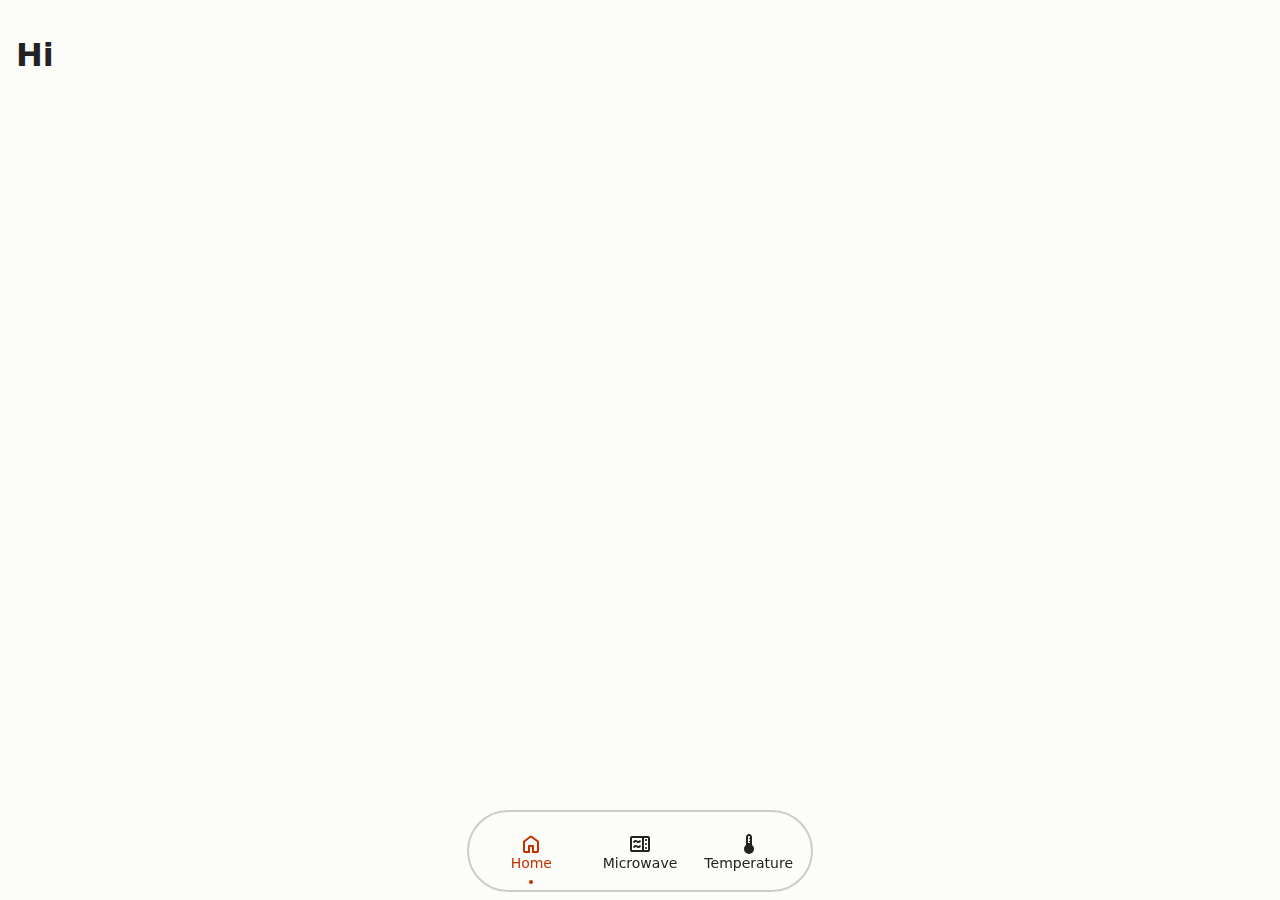
<file: cooking-calculator/index.html>
<!doctype html>
<html lang="en">
	<head>
		<meta charset="utf-8">
		<meta name="viewport" content="width=device-width, initial-scale=1, viewport-fit=cover">
		<meta name="description" content="A calculator for when you’re preparing food">
		<title>Cooking Calculator</title>
		<link rel="apple-touch-icon" sizes="512x512" href="/cooking-calculator/assets/512-CZaZJOHf.png">
		<link rel="icon" type="image/png" sizes="32x32" href="/cooking-calculator/assets/32-CkoOIUHg.png">
		<link rel="icon" type="image/png" sizes="192x192" href="/cooking-calculator/assets/192-CXO6lJkX.png">
		<link rel="manifest" href="/cooking-calculator/assets/site-DnIZaaQO.webmanifest">
		<meta name="theme-color" content="#ffffff">
		<script type="module" crossorigin src="/cooking-calculator/assets/index-BrtpcZ7P.js"></script>
		<link rel="modulepreload" crossorigin href="/cooking-calculator/assets/app-Bl0R_A-f.js">
		<link rel="stylesheet" crossorigin href="/cooking-calculator/assets/app-WIAD2Zwh.css">
	</head>
	<body>
		<main>
			<h1>Hi</h1>
		</main>
		<nav class="tabbar" aria-label="Primary">
			<a href="./index.html" aria-current="page">
				<svg xmlns="http://www.w3.org/2000/svg" height="24px" viewBox="0 -960 960 960" width="24px">
					<path d="M240-200h120v-200q0-17 11.5-28.5T400-440h160q17 0 28.5 11.5T600-400v200h120v-360L480-740 240-560v360Zm-80 0v-360q0-19 8.5-36t23.5-28l240-180q21-16 48-16t48 16l240 180q15 11 23.5 28t8.5 36v360q0 33-23.5 56.5T720-120H560q-17 0-28.5-11.5T520-160v-200h-80v200q0 17-11.5 28.5T400-120H240q-33 0-56.5-23.5T160-200Zm320-270Z"/>
					</svg>
				<span>Home</span>
			</a>
			<a href="./microwave.html">
				<svg xmlns="http://www.w3.org/2000/svg" height="24px" viewBox="0 -960 960 960" width="24px">
					<path d="M410-520q-20 0-37.5-7.5T338-546q-7-5-13.5-9.5T310-560q-11 0-19 5.5T276-541q-6 8-14 12.5t-18 4.5q-17 0-28.5-11.5T204-564q0-8 3-15.5t8-12.5q19-21 43-34.5t52-13.5q20 0 37.5 8t34.5 19q7 5 13.5 9t14.5 4q18 0 38-24 6-6 13-9t15-3q17 0 28.5 11.5T516-596q0 8-3 15.5t-8 12.5q-19 21-43 34.5T410-520Zm0 200q-20 0-37.5-7.5T338-346q-7-5-13.5-9.5T310-360q-11 0-19 5.5T276-341q-6 8-14 12.5t-18 4.5q-17 0-28.5-11.5T204-364q0-8 3-15.5t8-12.5q19-21 43-34.5t52-13.5q20 0 37.5 8t34.5 19q7 5 13.5 9t14.5 4q12 0 21-8t17-16q6-6 13-9t15-3q17 0 28.5 11.5T516-396q0 8-3 15.5t-8 12.5q-19 21-43 34.5T410-320ZM160-160q-33 0-56.5-23.5T80-240v-480q0-33 23.5-56.5T160-800h640q33 0 56.5 23.5T880-720v480q0 33-23.5 56.5T800-160H160Zm0-80h400v-480H160v480Zm480 0h160v-480H640v480Zm60-360h40q8 0 14-6t6-14v-40q0-8-6-14t-14-6h-40q-8 0-14 6t-6 14v40q0 8 6 14t14 6Zm20 160q17 0 28.5-11.5T760-480q0-17-11.5-28.5T720-520q-17 0-28.5 11.5T680-480q0 17 11.5 28.5T720-440Zm0 160q17 0 28.5-11.5T760-320q0-17-11.5-28.5T720-360q-17 0-28.5 11.5T680-320q0 17 11.5 28.5T720-280Zm-80 40v-480 480Z"/>
					</svg>
				<span>Microwave</span>
			</a>
			<a href="./temperature.html">
				<svg xmlns="http://www.w3.org/2000/svg" height="24px" viewBox="0 -960 960 960" width="24px">
					<path d="M480-80q-83 0-141.5-58.5T280-280q0-48 21-89.5t59-70.5v-320q0-50 35-85t85-35q50 0 85 35t35 85v320q38 29 59 70.5t21 89.5q0 83-58.5 141.5T480-80Zm-40-440h80v-40h-40v-40h40v-80h-40v-40h40v-40q0-17-11.5-28.5T480-800q-17 0-28.5 11.5T440-760v240Z"/>
				</svg>
				<span>Temperature</span>
			</a>
		</nav>
	</body>
</html>
</file>
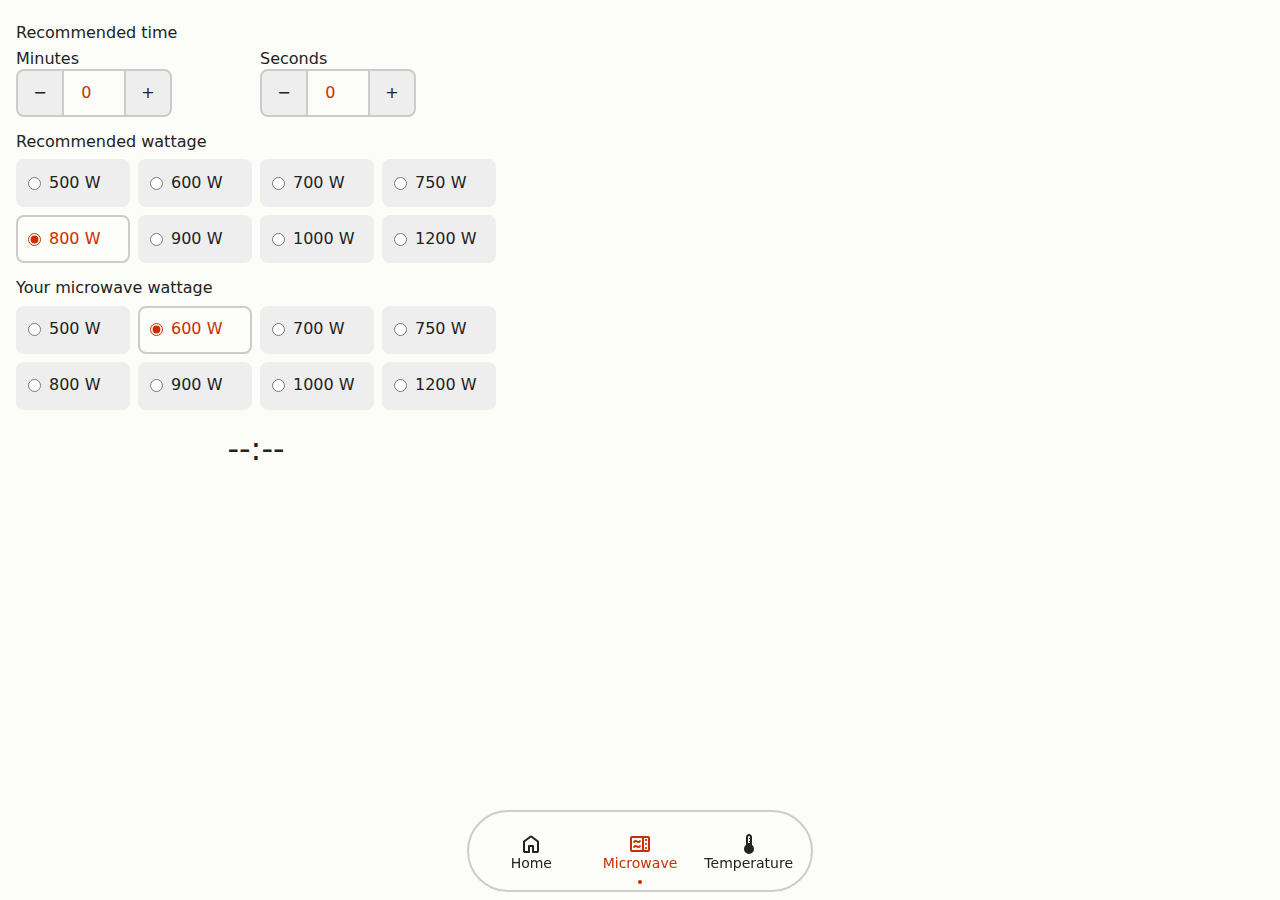
<file: cooking-calculator/microwave.html>
<!doctype html>
<html lang="en">
	<head>
		<meta charset="utf-8">
		<meta name="viewport" content="width=device-width, initial-scale=1, viewport-fit=cover">
		<meta name="description" content="A calculator for when you’re preparing food">
		<title>Cooking Calculator</title>
		<link rel="apple-touch-icon" sizes="512x512" href="/cooking-calculator/assets/512-CZaZJOHf.png">
		<link rel="icon" type="image/png" sizes="32x32" href="/cooking-calculator/assets/32-CkoOIUHg.png">
		<link rel="icon" type="image/png" sizes="192x192" href="/cooking-calculator/assets/192-CXO6lJkX.png">
		<link rel="manifest" href="/cooking-calculator/assets/site-DnIZaaQO.webmanifest">
		<meta name="theme-color" content="#ffffff">
		<script type="module" crossorigin src="/cooking-calculator/assets/microwave-BkOmD7Xu.js"></script>
		<link rel="modulepreload" crossorigin href="/cooking-calculator/assets/app-Bl0R_A-f.js">
		<link rel="modulepreload" crossorigin href="/cooking-calculator/assets/persist-form-DKayIese.js">
		<link rel="stylesheet" crossorigin href="/cooking-calculator/assets/app-WIAD2Zwh.css">
	</head>
	<body>
		<main>
			<form data-calc="microwave">
				<fieldset>
					<legend>Recommended time</legend>
					<div class="number">
						<div class="spinner">
							<label for="m">Minutes</label>
							<button
								type="button"
								class="value-control"
								aria-controls="m"
								aria-label="Decrease minutes"
								data-spinbutton-operation="decrement"
								tabindex="-1">&minus;</button>
							
							<input type="number" name="minutes" id="m" minutes="" min="0" max="59" step="1" list="suggestedMinutes" role="spinbutton" inputmode="numeric" autocomplete="off" spellcheck="false" maxlength="2" aria-valuemin="0" aria-valuemax="59" aria-valuenow="" required oninput="this.value = this.value.slice(0, 2)">
							
							<button
								type="button"
								class="value-control"
								aria-controls="m"
								aria-label="Increase minutes"
								data-spinbutton-operation="increment"
								tabindex="-1">&plus;</button>
						</div>
						
						<div class="spinner">
							<label for="s">Seconds</label>
							<button
								type="button"
								class="value-control"
								aria-controls="s"
								aria-label="Decrease seconds"
								data-spinbutton-operation="decrement"
								tabindex="-1">&minus;</button>
							
							<input type="number" name="seconds" id="s" value="" min="0" max="59" step="1" list="suggestedSeconds" role="spinbutton" inputmode="numeric" autocomplete="off" spellcheck="false" maxlength="2" aria-valuemin="0" aria-valuemax="59" aria-valuenow="" required oninput="this.value = this.value.slice(0, 2)">
							
							<button
								type="button"
								class="value-control"
								aria-controls="s"
								aria-label="Increase seconds"
								data-spinbutton-operation="increment"
								tabindex="-1">&plus;</button>
						</div>
					</div>

					<datalist id="suggestedMinutes">
						<option value="1"></option>
						<option value="3"></option>
						<option value="5"></option>
						<option value="7"></option>
					</datalist>

					<datalist id="suggestedSeconds">
						<option value="0"></option>
						<option value="15"></option>
						<option value="30"></option>
						<option value="45"></option>
					</datalist>
				</fieldset>
				<fieldset>
					<legend>Recommended wattage</legend>
					<div>
						<label><input type="radio" name="recommendedWattage" value="500">500 W</label>
						<label><input type="radio" name="recommendedWattage" value="600">600 W</label>
						<label><input type="radio" name="recommendedWattage" value="700">700 W</label>
						<label><input type="radio" name="recommendedWattage" value="750">750 W</label>
						<label><input type="radio" name="recommendedWattage" value="800" checked>800 W</label>
						<label><input type="radio" name="recommendedWattage" value="900">900 W</label>
						<label><input type="radio" name="recommendedWattage" value="900">1000 W</label>
						<label><input type="radio" name="recommendedWattage" value="900">1200 W</label>
					</div>
				</fieldset>
				<fieldset>
					<legend>Your microwave wattage</legend>
					<div>
						<label><input type="radio" name="microwaveWattage" value="500">500 W</label>
						<label><input type="radio" name="microwaveWattage" value="600" checked>600 W</label>
						<label><input type="radio" name="microwaveWattage" value="700">700 W</label>
						<label><input type="radio" name="microwaveWattage" value="750">750 W</label>
						<label><input type="radio" name="microwaveWattage" value="800">800 W</label>
						<label><input type="radio" name="microwaveWattage" value="900">900 W</label>
						<label><input type="radio" name="microwaveWattage" value="1000">1000 W</label>
						<label><input type="radio" name="microwaveWattage" value="1200">1200 W</label>
					</div>
				</fieldset>
				<output id="adjustedTime" name="adjustedTime" for="minutes seconds recommendedWattage microwaveWattage">
					<time aria-label="Time not set">--:--</time>
				</output>
			<!--   <input type="reset"> -->
			</form>
		</main>
		<nav class="tabbar" aria-label="Primary">
			<a href="./index.html">
				<svg xmlns="http://www.w3.org/2000/svg" height="24px" viewBox="0 -960 960 960" width="24px">
					<path d="M240-200h120v-200q0-17 11.5-28.5T400-440h160q17 0 28.5 11.5T600-400v200h120v-360L480-740 240-560v360Zm-80 0v-360q0-19 8.5-36t23.5-28l240-180q21-16 48-16t48 16l240 180q15 11 23.5 28t8.5 36v360q0 33-23.5 56.5T720-120H560q-17 0-28.5-11.5T520-160v-200h-80v200q0 17-11.5 28.5T400-120H240q-33 0-56.5-23.5T160-200Zm320-270Z"/>
					</svg>
				<span>Home</span>
			</a>
			<a href="./microwave.html" aria-current="page">
				<svg xmlns="http://www.w3.org/2000/svg" height="24px" viewBox="0 -960 960 960" width="24px">
					<path d="M410-520q-20 0-37.5-7.5T338-546q-7-5-13.5-9.5T310-560q-11 0-19 5.5T276-541q-6 8-14 12.5t-18 4.5q-17 0-28.5-11.5T204-564q0-8 3-15.5t8-12.5q19-21 43-34.5t52-13.5q20 0 37.5 8t34.5 19q7 5 13.5 9t14.5 4q18 0 38-24 6-6 13-9t15-3q17 0 28.5 11.5T516-596q0 8-3 15.5t-8 12.5q-19 21-43 34.5T410-520Zm0 200q-20 0-37.5-7.5T338-346q-7-5-13.5-9.5T310-360q-11 0-19 5.5T276-341q-6 8-14 12.5t-18 4.5q-17 0-28.5-11.5T204-364q0-8 3-15.5t8-12.5q19-21 43-34.5t52-13.5q20 0 37.5 8t34.5 19q7 5 13.5 9t14.5 4q12 0 21-8t17-16q6-6 13-9t15-3q17 0 28.5 11.5T516-396q0 8-3 15.5t-8 12.5q-19 21-43 34.5T410-320ZM160-160q-33 0-56.5-23.5T80-240v-480q0-33 23.5-56.5T160-800h640q33 0 56.5 23.5T880-720v480q0 33-23.5 56.5T800-160H160Zm0-80h400v-480H160v480Zm480 0h160v-480H640v480Zm60-360h40q8 0 14-6t6-14v-40q0-8-6-14t-14-6h-40q-8 0-14 6t-6 14v40q0 8 6 14t14 6Zm20 160q17 0 28.5-11.5T760-480q0-17-11.5-28.5T720-520q-17 0-28.5 11.5T680-480q0 17 11.5 28.5T720-440Zm0 160q17 0 28.5-11.5T760-320q0-17-11.5-28.5T720-360q-17 0-28.5 11.5T680-320q0 17 11.5 28.5T720-280Zm-80 40v-480 480Z"/>
					</svg>
				<span>Microwave</span>
			</a>
			<a href="./temperature.html">
				<svg xmlns="http://www.w3.org/2000/svg" height="24px" viewBox="0 -960 960 960" width="24px">
					<path d="M480-80q-83 0-141.5-58.5T280-280q0-48 21-89.5t59-70.5v-320q0-50 35-85t85-35q50 0 85 35t35 85v320q38 29 59 70.5t21 89.5q0 83-58.5 141.5T480-80Zm-40-440h80v-40h-40v-40h40v-80h-40v-40h40v-40q0-17-11.5-28.5T480-800q-17 0-28.5 11.5T440-760v240Z"/>
				</svg>
				<span>Temperature</span>
			</a>
		</nav>
	</body>
</html>
</file>
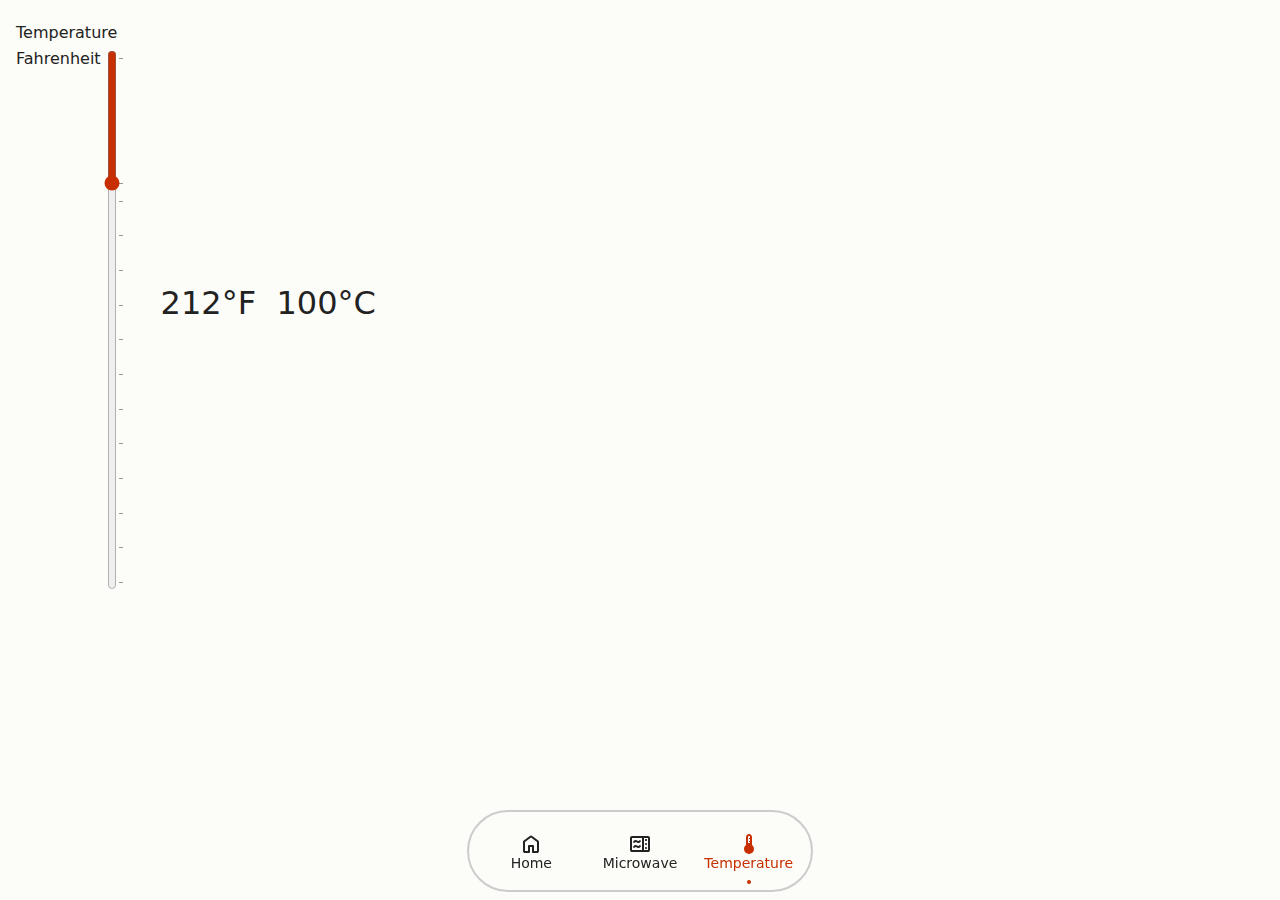
<file: cooking-calculator/temperature.html>
<!doctype html>
<html lang="en">
	<head>
		<meta charset="utf-8">
		<meta name="viewport" content="width=device-width, initial-scale=1, viewport-fit=cover">
		<meta name="description" content="A calculator for when you’re preparing food">
		<title>Cooking Calculator</title>
		<link rel="apple-touch-icon" sizes="512x512" href="/cooking-calculator/assets/512-CZaZJOHf.png">
		<link rel="icon" type="image/png" sizes="32x32" href="/cooking-calculator/assets/32-CkoOIUHg.png">
		<link rel="icon" type="image/png" sizes="192x192" href="/cooking-calculator/assets/192-CXO6lJkX.png">
		<link rel="manifest" href="/cooking-calculator/assets/site-DnIZaaQO.webmanifest">
		<meta name="theme-color" content="#ffffff">
		<script type="module" crossorigin src="/cooking-calculator/assets/temperature-DJ842AkS.js"></script>
		<link rel="modulepreload" crossorigin href="/cooking-calculator/assets/app-Bl0R_A-f.js">
		<link rel="modulepreload" crossorigin href="/cooking-calculator/assets/persist-form-DKayIese.js">
		<link rel="stylesheet" crossorigin href="/cooking-calculator/assets/app-WIAD2Zwh.css">
	</head>
	<body>
		<main>
			<section class="calc calc--temp" data-calc="temp">
				<form class="calc__form" data-persist="calc:temp">
					<fieldset class="calc__fieldset">
						<legend class="calc__legend">Temperature</legend>
		
						<label class="calc__label" for="fahrenheit">
							Fahrenheit
						</label>
		
						<input
							class="calc__range"
							type="range"
							id="fahrenheit"
							name="fahrenheit"
							min="122"
							max="500"
							value="212"
							list="values"
						/>
		
						<datalist id="values">
							<option value="122" label="122"></option>
							<option value="212" label="212"></option>
							<option value="225" label="225"></option>
							<option value="250" label="250"></option>
							<option value="275" label="275"></option>
							<option value="300" label="300"></option>
							<option value="325" label="325"></option>
							<option value="350" label="350"></option>
							<option value="375" label="375"></option>
							<option value="400" label="400"></option>
							<option value="425" label="425"></option>
							<option value="450" label="450"></option>
							<option value="475" label="475"></option>
							<option value="500" label="500"></option>
						</datalist>
					</fieldset>
		
					<output class="calc__output" id="adjustedTemperature" name="adjustedTemperature" for="fahrenheit">
						212°F&nbsp;&nbsp;100°C
					</output>
				</form>
			</section>
		</main>

		<nav class="tabbar" aria-label="Primary">
			<a href="./index.html">
				<svg xmlns="http://www.w3.org/2000/svg" height="24px" viewBox="0 -960 960 960" width="24px">
					<path d="M240-200h120v-200q0-17 11.5-28.5T400-440h160q17 0 28.5 11.5T600-400v200h120v-360L480-740 240-560v360Zm-80 0v-360q0-19 8.5-36t23.5-28l240-180q21-16 48-16t48 16l240 180q15 11 23.5 28t8.5 36v360q0 33-23.5 56.5T720-120H560q-17 0-28.5-11.5T520-160v-200h-80v200q0 17-11.5 28.5T400-120H240q-33 0-56.5-23.5T160-200Zm320-270Z"/>
					</svg>
				<span>Home</span>
			</a>
			<a href="./microwave.html">
				<svg xmlns="http://www.w3.org/2000/svg" height="24px" viewBox="0 -960 960 960" width="24px">
					<path d="M410-520q-20 0-37.5-7.5T338-546q-7-5-13.5-9.5T310-560q-11 0-19 5.5T276-541q-6 8-14 12.5t-18 4.5q-17 0-28.5-11.5T204-564q0-8 3-15.5t8-12.5q19-21 43-34.5t52-13.5q20 0 37.5 8t34.5 19q7 5 13.5 9t14.5 4q18 0 38-24 6-6 13-9t15-3q17 0 28.5 11.5T516-596q0 8-3 15.5t-8 12.5q-19 21-43 34.5T410-520Zm0 200q-20 0-37.5-7.5T338-346q-7-5-13.5-9.5T310-360q-11 0-19 5.5T276-341q-6 8-14 12.5t-18 4.5q-17 0-28.5-11.5T204-364q0-8 3-15.5t8-12.5q19-21 43-34.5t52-13.5q20 0 37.5 8t34.5 19q7 5 13.5 9t14.5 4q12 0 21-8t17-16q6-6 13-9t15-3q17 0 28.5 11.5T516-396q0 8-3 15.5t-8 12.5q-19 21-43 34.5T410-320ZM160-160q-33 0-56.5-23.5T80-240v-480q0-33 23.5-56.5T160-800h640q33 0 56.5 23.5T880-720v480q0 33-23.5 56.5T800-160H160Zm0-80h400v-480H160v480Zm480 0h160v-480H640v480Zm60-360h40q8 0 14-6t6-14v-40q0-8-6-14t-14-6h-40q-8 0-14 6t-6 14v40q0 8 6 14t14 6Zm20 160q17 0 28.5-11.5T760-480q0-17-11.5-28.5T720-520q-17 0-28.5 11.5T680-480q0 17 11.5 28.5T720-440Zm0 160q17 0 28.5-11.5T760-320q0-17-11.5-28.5T720-360q-17 0-28.5 11.5T680-320q0 17 11.5 28.5T720-280Zm-80 40v-480 480Z"/>
					</svg>
				<span>Microwave</span>
			</a>
			<a href="./temperature.html" aria-current="page">
				<svg xmlns="http://www.w3.org/2000/svg" height="24px" viewBox="0 -960 960 960" width="24px">
					<path d="M480-80q-83 0-141.5-58.5T280-280q0-48 21-89.5t59-70.5v-320q0-50 35-85t85-35q50 0 85 35t35 85v320q38 29 59 70.5t21 89.5q0 83-58.5 141.5T480-80Zm-40-440h80v-40h-40v-40h40v-80h-40v-40h40v-40q0-17-11.5-28.5T480-800q-17 0-28.5 11.5T440-760v240Z"/>
				</svg>
				<span>Temperature</span>
			</a>
		</nav>
	</body>
</html>
</file>
<file: cooking-calculator/assets/app-WIAD2Zwh.css>
/*! modern-normalize v2.0.0 | MIT License | https://github.com/sindresorhus/modern-normalize */*,:before,:after{box-sizing:border-box}html{font-family:system-ui,Segoe UI,Roboto,Helvetica,Arial,sans-serif,"Apple Color Emoji","Segoe UI Emoji";line-height:1.15;-webkit-text-size-adjust:100%;-moz-tab-size:4;tab-size:4}body{margin:0}hr{height:0;color:inherit}abbr[title]{text-decoration:underline dotted}b,strong{font-weight:bolder}code,kbd,samp,pre{font-family:ui-monospace,SFMono-Regular,Consolas,Liberation Mono,Menlo,monospace;font-size:1em}small{font-size:80%}sub,sup{font-size:75%;line-height:0;position:relative;vertical-align:baseline}sub{bottom:-.25em}sup{top:-.5em}table{text-indent:0;border-color:inherit}button,input,optgroup,select,textarea{font-family:inherit;font-size:100%;line-height:1.15;margin:0}button,select{text-transform:none}button,[type=button],[type=reset],[type=submit]{-webkit-appearance:button}::-moz-focus-inner{border-style:none;padding:0}:-moz-focusring{outline:1px dotted ButtonText}:-moz-ui-invalid{box-shadow:none}legend{padding:0}progress{vertical-align:baseline}::-webkit-inner-spin-button,::-webkit-outer-spin-button{height:auto}[type=search]{-webkit-appearance:textfield;outline-offset:-2px}::-webkit-search-decoration{-webkit-appearance:none}::-webkit-file-upload-button{-webkit-appearance:button;font:inherit}summary{display:list-item}html,body{height:100%;position:fixed;overflow:hidden;user-select:none;-webkit-user-select:none;touch-action:manipulation}body{--accent-color: oklch(.5417 .197 38.12);--form-item-color: #eee;--background-color: #FCFCF8;--text-color: #222;--focus-color: #ccc;display:flex;flex-direction:column;align-items:center;justify-content:center;background:var(--background-color);color:var(--text-color);font-family:system-ui,-apple-system,Segoe UI,Roboto,Ubuntu,Cantarell,Noto Sans,sans-serif}@media(prefers-color-scheme:dark){body{--accent-color: oklch(.6076 .2213 38.12);--accent-color: oklch(.7 .2213 38.12);--accent-color: oklch(.72 .2213 38.12);--form-item-color: oklch(.2026 .0053 106.5);--background-color: oklch(.1289 .0053 106.5);--text-color: oklch(.7935 .0053 106.5);--focus-color: oklch(.57 .0053 106.5)}}a{color:var(--accent-color)}nav{padding:1rem;position:fixed;bottom:.5rem;display:grid;grid-template-columns:1fr 1fr 1fr;margin:0 auto;gap:1rem;border-radius:4.5rem;border:2px solid var(--focus-color)}nav a{padding:.25rem .125rem;display:flex;flex-direction:column;align-items:center;position:relative;color:var(--text-color);text-decoration:none;border-radius:.5rem}nav a:focus-visible{outline:3px solid var(--accent-color)}nav a[aria-current=page]{color:var(--accent-color)}nav a[aria-current=page]:before{content:"";width:.25rem;aspect-ratio:1;background:currentcolor;border-radius:50%;display:block;position:absolute;bottom:-.625rem}nav a svg{fill:currentcolor}nav a span{line-height:1;font-size:.875rem}main{width:100vw;height:100vh;overflow-y:scroll;-webkit-overflow-scrolling:touch;padding:1rem}form{width:calc(100vw - 2rem);max-width:30rem;display:flex;flex-direction:column;gap:.5rem;accent-color:var(--accent-color)}fieldset{margin:0;padding:0;border:0}legend{padding:.5rem 0}fieldset>div{display:grid;grid-template-columns:repeat(auto-fill,minmax(6.5rem,1fr));gap:.5em}fieldset>div.number{grid-template-columns:1fr 1fr}.spinner{border-radius:.5rem;display:inline-flex;flex-wrap:wrap;gap:0}.spinner label{width:100%}.spinner button{display:inline-flex;padding:.5rem;align-items:center;justify-content:center;width:3rem;height:3rem;border:0;background:var(--form-item-color);color:var(--text-color);border:2px solid var(--focus-color);border-radius:.5rem 0 0 .5rem;position:relative;flex-shrink:0}.spinner button:last-of-type{border-radius:0 .5rem .5rem 0}.spinner button:active{z-index:1;border-color:var(--accent-color);outline-color:var(--accent-color)}input{font-size:1em}[type=number]{-webkit-appearance:textfield;-moz-appearance:textfield;appearance:textfield;font-feature-settings:"tnum";position:relative;background:var(--background-color);border:2px solid var(--focus-color);color:var(--text-color);padding:0;height:3rem;width:4rem;margin:0 -2px;text-align:center;color:var(--accent-color)}[type=number]:focus{outline:0}[type=number]:focus-visible{z-index:1;color:var(--text-color);border-color:var(--accent-color)}[type=number]::selection{background:var(--accent-color);color:var(--background-color)}[type=number]::-webkit-textfield-decoration-container{margin-left:6px}[type=number]::-webkit-inner-spin-button,[type=number]::-webkit-outer-spin-button{-webkit-appearance:none;-moz-appearance:none;appearance:none;margin:0}label:has([type=radio]){border-radius:.5rem;padding:.75rem .625rem;background:var(--form-item-color);white-space:nowrap;border:2px solid transparent;outline:1px solid transparent;gap:.5rem;height:3rem;display:inline-flex;align-items:center;font-feature-settings:"tnum"}[type=radio]:focus{outline:0}label:has([type=radio]:checked){background:var(--background-color);color:var(--accent-color);border-color:var(--focus-color)}label:has([type=radio]:focus){border-color:var(--accent-color);outline-color:var(--accent-color);background:var(--form-item-color);color:var(--text-color)}output{height:3.5ex;display:flex;justify-content:center;align-items:center;font-feature-settings:"tnum";font-size:2rem;font-weight:300}.calc--temp{--form-item-color: #eee;--focus-color: #ccc}.calc--temp .calc__form{width:80vw;max-width:30rem;display:flex;flex-direction:row;gap:1rem;accent-color:var(--accent-color)}.calc--temp .calc__fieldset{margin:0;padding:0;border:0;display:grid;grid-template-rows:min-content 1fr;grid-template-columns:min-content 1fr 1fr}.calc--temp .calc__legend{padding:.5rem 0}.calc--temp .calc__range{height:60vh;max-height:800px;writing-mode:vertical-lr}[data-calc=temp] datalist{display:none;flex-direction:column;justify-content:space-between;width:200px}.calc--temp .calc__output{height:3.5ex;display:flex;align-self:center;justify-content:center;font-feature-settings:"tnum";font-size:2rem;font-weight:300}
</file>
